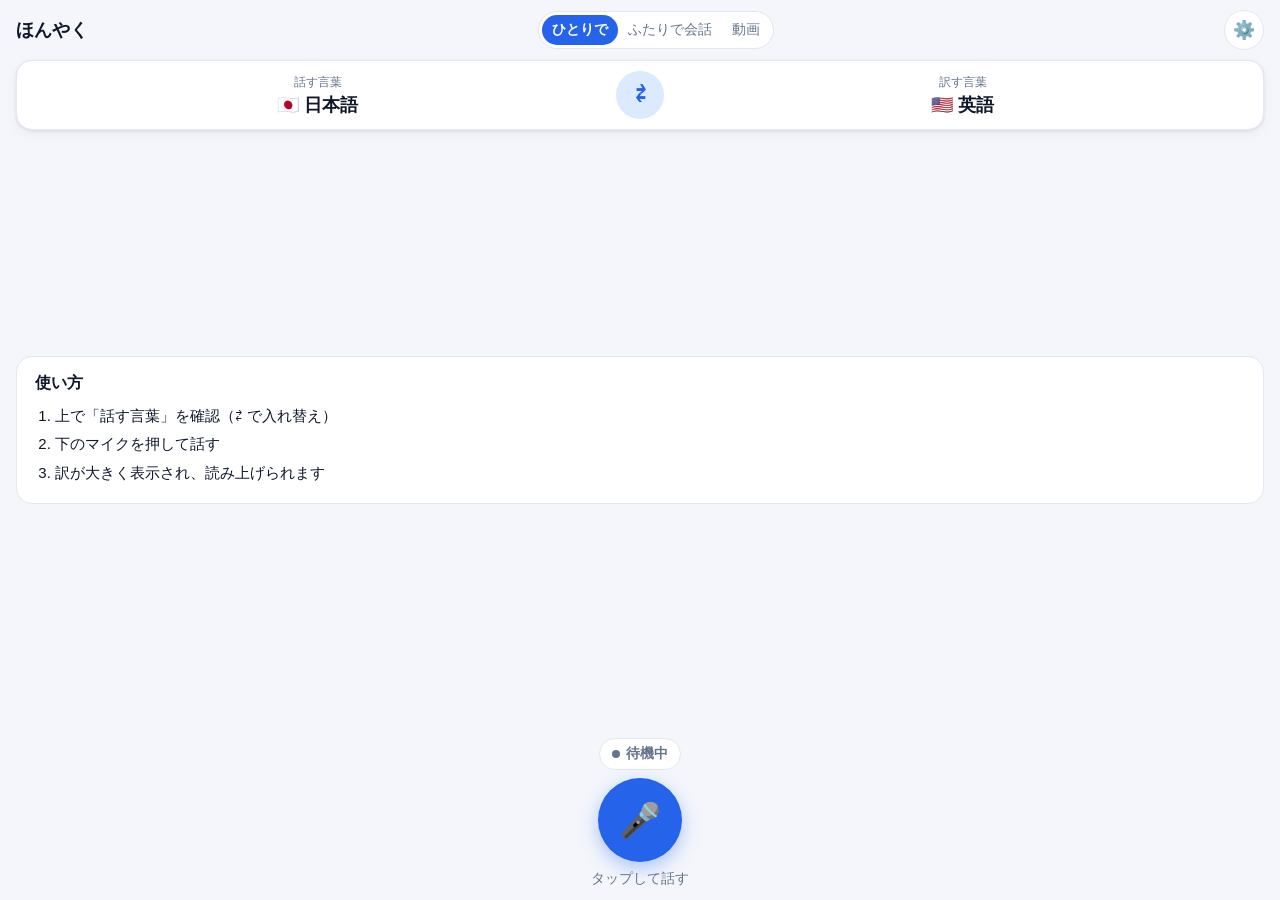
<file: index.html>
<!doctype html>
<html lang="ja">
<head>
<meta charset="utf-8">
<meta name="viewport" content="width=device-width, initial-scale=1, viewport-fit=cover">
<meta name="apple-mobile-web-app-capable" content="yes">
<meta name="apple-mobile-web-app-title" content="ほんやく">
<meta name="theme-color" content="#2563eb">
<link rel="manifest" href="manifest.json">
<link rel="apple-touch-icon" href="icon.svg">
<link rel="stylesheet" href="style.css">
<title>ほんやく</title>
<style>
  body {
    display: flex; flex-direction: column; height: 100dvh;
    padding: env(safe-area-inset-top) 16px 0;
  }
  .direction {
    display: grid; grid-template-columns: 1fr auto 1fr; align-items: center; gap: 8px;
    background: var(--card); border: 1px solid var(--border); border-radius: 16px; padding: 10px; box-shadow: var(--shadow);
  }
  .lang-box { display: flex; flex-direction: column; align-items: center; gap: 2px; }
  .lang-box .label { font-size: 12px; color: var(--muted); }
  .lang-box .name { font-size: 18px; font-weight: 700; }
  .swap {
    width: 48px; height: 48px; border-radius: 50%; border: 0; background: var(--accent-soft); color: var(--accent);
    font-size: 22px; font-weight: 700;
  }
  #log { flex: 1; overflow-y: auto; display: flex; flex-direction: column; gap: 10px; padding: 12px 0; }
  .guide {
    margin: auto 0; background: var(--card); border: 1px solid var(--border); border-radius: 16px; padding: 16px 18px;
  }
  .guide b { font-size: 16px; }
  .guide ol { margin: 8px 0 0; padding-left: 20px; line-height: 1.9; font-size: 15px; }
  .bottom {
    display: flex; flex-direction: column; align-items: center; gap: 8px;
    padding: 8px 0 calc(12px + env(safe-area-inset-bottom));
  }
</style>
</head>
<body>
<header class="top">
  <div class="brand">ほんやく</div>
  <nav class="tabs"><div class="seg"><a class="on" href="./">ひとりで</a><a href="talk.html">ふたりで会話</a><a href="video.html">動画</a></div></nav>
  <button id="settings-btn" class="icon-btn" aria-label="設定">⚙️</button>
</header>

<section class="direction" aria-label="翻訳の向き">
  <div class="lang-box"><span class="label">話す言葉</span><span id="from-name" class="name"></span></div>
  <button id="swap" class="swap" aria-label="話す言葉と訳す言葉を入れ替える">⇄</button>
  <div class="lang-box"><span class="label">訳す言葉</span><span id="to-name" class="name"></span></div>
</section>

<main id="log" aria-live="polite">
  <div class="guide">
    <b>使い方</b>
    <ol>
      <li>上で「話す言葉」を確認（⇄ で入れ替え）</li>
      <li>下のマイクを押して話す</li>
      <li>訳が大きく表示され、読み上げられます</li>
    </ol>
  </div>
</main>

<footer class="bottom">
  <div id="status" class="status">待機中</div>
  <button id="mic" class="mic" aria-label="話し始める">🎤</button>
  <div id="mic-label" class="mic-label">タップして話す</div>
</footer>

<div id="sheet-bg" class="sheet-bg" hidden>
  <div class="sheet" role="dialog" aria-label="設定">
    <h2>設定</h2>
    <label class="switch"><span><b>訳を読み上げる</b></span><input id="tts" type="checkbox" checked></label>
    <label class="field">
      <span>読み上げの速さ</span>
      <select id="rate"></select>
    </label>
    <label class="field">
      <span>周りの音のカット</span>
      <select id="noise"></select>
      <small>周りの声や雑音を拾うときは「強め」に。小さい声が拾われにくくなったら「標準」に戻してください。</small>
    </label>
    <label class="field">
      <span>英語の聞き取り方式</span>
      <select id="accent"></select>
      <small>ふだんは「iPhone標準」が一番速く、話しながら訳が出ます。強いなまりが聞き取れないときだけ「AI」を試してください（話し終わってから訳が出るので遅め、初回はダウンロードあり）。</small>
    </label>
    <button id="sheet-close" class="primary">閉じる</button>
  </div>
</div>

<script src="dictionaries.js"></script>
<script src="core.js"></script>
<script src="whisper.js"></script>
<script>
const SR = window.SpeechRecognition || window.webkitSpeechRecognition;
const log = document.getElementById('log');
const statusEl = document.getElementById('status');
const mic = document.getElementById('mic');
const micLabel = document.getElementById('mic-label');
const LANGS = {
  ja: { rec: 'ja-JP', from: 'ja', to: 'en', voice: 'en-US', name: '🇯🇵 日本語' },
  en: { rec: 'en-US', from: 'en', to: 'ja', voice: 'ja-JP', name: '🇺🇸 英語' },
};
let current = 'ja';
let rec = null;
let listening = false;
let interimEl = null;
let ttsOn = true;
let speaking = 0;
let enMode = getEnMode();
LANGS.en.rec = systemEnLang(enMode);
setupEnModeSelect(document.getElementById('accent'), (mode) => {
  enMode = mode;
  LANGS.en.rec = systemEnLang(mode);
  whisper.setRefine(mode === 'whisper');
  if (isWhisper(mode) && current === 'en') whisper.preload();
  if (listening && current === 'en') { stop(); start(); }
});
let buffer = null;
let handleText = null;
let preview = null;
let previewEl = null;

// Until the AI has loaded, English is heard by the iPhone recognizer so there is no wait.
function useWhisper() { return current === 'en' && isWhisper(enMode) && whisper.ready; }

// The AI finished loading while English was being heard the standard way: switch over between sentences.
function switchToWhisper() {
  if (!listening || current !== 'en' || !useWhisper() || !rec) return;
  if (speaking || buffer?.text()) { setTimeout(switchToWhisper, 1000); return; }
  debugLog('switching to AI listening');
  stop(true);
  start();
}

// kind: idle | listening | working | speaking | loading | error
function setStatus(text, kind = 'idle') {
  statusEl.textContent = text;
  statusEl.className = 'status ' + kind;
}

function listeningStatus() {
  if (!listening) return setStatus('待機中');
  setStatus(LANGS[current].name.split(' ')[1] + 'を聞いています', 'listening');
}

const whisper = createWhisperListener({
  onState(state, info) {
    if (!isWhisper(enMode)) return;
    if (state === 'error') {
      enMode = 'en-US';
      LANGS.en.rec = 'en-US';
      document.getElementById('accent').value = 'en-US';
      if (listening && current === 'en') { stop(); start(); }
      setStatus('AIが使えないため標準の聞き取りに切り替えました', 'error');
      return;
    }
    if (state === 'ready') { switchToWhisper(); return; }
    if (state === 'loading' && listening && current === 'en' && rec && !speaking) {
      setStatus('英語を聞いています（AI準備中 ' + (info || 0) + '%）', 'listening');
      return;
    }
    if (!listening || !useWhisper()) return;
    if (state === 'loading') setStatus('AIを準備中 ' + (info || 0) + '%（初回のみ）', 'loading');
    else if (state === 'listening') { listeningStatus(); clearInterim(); }
    else if (state === 'hearing') showInterim('🎙 …');
    else if (state === 'transcribing') { showInterim('…'); setStatus('聞き取った内容を変換中', 'working'); }
  },
  onResult(text, id) { if (listening && useWhisper()) handleText(text, id); },
  // The accurate model heard something different: fix the line and its translation.
  async onRefine(id, text) {
    const item = itemById[id];
    delete itemById[id];
    if (!item || !differentWords(item.text, text)) return;
    const { shown, query } = prepareText(text, 'en');
    item.el.querySelector('.src').textContent = shown;
    try {
      const t = await translate(query, 'en', 'ja');
      item.el.querySelector('.dst').innerHTML = '';
      item.el.querySelector('.dst').append(t, Object.assign(document.createElement('span'), { className: 'badge', textContent: '修正済み' }));
      item.el.dataset.say = t;
      item.el.classList.add('refined');
    } catch {}
  },
});
// The AI is loaded only once English is chosen, to save memory.
whisper.setRefine(enMode === 'whisper');

function scrollDown() { log.scrollTop = log.scrollHeight; }

function addItem(src, voice) {
  log.querySelector('.guide')?.remove();
  const div = document.createElement('div');
  div.className = 'card';
  div.innerHTML = '<div class="src"></div><div class="dst">…</div><button class="replay" aria-label="もう一度読み上げる">🔊</button>';
  div.querySelector('.src').textContent = src;
  div.querySelector('.replay').onclick = () => { if (div.dataset.say) speak(div.dataset.say, voice, true); };
  log.appendChild(div);
  scrollDown();
  return div;
}

const itemById = {};

// Safari can deliver the final result for words we already translated
// (from the in-progress text) a moment later; don't translate them twice.
let lastFlush = null;
function isLateDuplicate(text) {
  if (!lastFlush || Date.now() - lastFlush.at > 4000) return false;
  const norm = (s) => s.replace(/[\s、。,.!?？！]/g, '').toLowerCase();
  const a = norm(text), b = norm(lastFlush.text);
  return a === b || b.includes(a) || a.includes(b);
}

function showInterim(text) {
  log.querySelector('.guide')?.remove();
  if (!interimEl) {
    interimEl = document.createElement('div');
    interimEl.className = 'card interim';
    interimEl.innerHTML = '<div class="src"></div>';
    log.appendChild(interimEl);
  }
  interimEl.querySelector('.src').textContent = text;
  scrollDown();
}

function clearInterim() { interimEl?.remove(); interimEl = null; previewEl = null; }

function showPreview(text) {
  if (!interimEl) return;
  if (!previewEl) {
    previewEl = document.createElement('div');
    previewEl.className = 'dst';
    interimEl.appendChild(previewEl);
  }
  previewEl.textContent = text;
  scrollDown();
}

function speak(text, lang, force) {
  if ((!ttsOn && !force) || !window.speechSynthesis) return;
  const u = new SpeechSynthesisUtterance(text);
  pickVoice(u, lang);
  // Pause the mic while speaking so the app doesn't hear its own voice.
  speaking++;
  rec?.abort();
  whisper.stop();
  if (listening) setStatus('読み上げ中', 'speaking');
  const done = () => {
    speaking = Math.max(0, speaking - 1);
    if (speaking || !listening) return;
    listeningStatus();
    if (useWhisper()) whisper.start();
    else { try { rec.start(); } catch {} }
  };
  u.onend = done;
  u.onerror = done;
  speechSynthesis.speak(u);
}

function renderDirection() {
  document.getElementById('from-name').textContent = LANGS[current].name;
  document.getElementById('to-name').textContent = LANGS[LANGS[current].to].name;
}

function setMicUi(on) {
  mic.classList.toggle('rec', on);
  mic.textContent = on ? '■' : '🎤';
  mic.setAttribute('aria-label', on ? '止める' : '話し始める');
  micLabel.textContent = on ? 'タップして止める' : 'タップして話す';
}

function start() {
  const { from, to, voice } = LANGS[current];
  handleText = (text, id) => {
    preview?.cancel();
    clearInterim();
    // Drop Safari's late final result for these same words.
    lastFlush = { text, at: Date.now() };
    if (rec) rec.abort();
    if (isNoiseText(text)) { debugLog('ignored as noise: ' + text); listeningStatus(); return; }
    const { shown, query } = prepareText(text, from);
    const item = addItem(shown, voice);
    const dst = item.querySelector('.dst');
    if (id !== undefined) itemById[id] = { text, el: item };
    setStatus('翻訳中', 'working');
    translate(query, from, to)
      .then(t => { dst.textContent = t; item.dataset.say = t; scrollDown(); listeningStatus(); speak(t, voice); })
      .catch(err => { dst.textContent = '（翻訳できませんでした）'; debugLog('translate error: ' + err.message, true); listeningStatus(); });
  };
  if (current === 'en' && isWhisper(enMode)) whisper.preload();
  if (useWhisper()) {
    listening = true;
    setMicUi(true);
    listeningStatus();
    whisper.start();
    return;
  }
  if (!SR) { setStatus('iPhoneのSafariで開いてください', 'error'); return; }
  rec = new SR();
  rec.lang = LANGS[current].rec;
  rec.interimResults = true;
  rec.continuous = true;
  buffer?.clear();
  // On a pause, ask Safari to finish so we get its more accurate final text.
  buffer = makeSentenceBuffer(handleText, () => { try { rec?.stop(); } catch {} });
  preview?.cancel();
  preview = makeLivePreview(from, to, (t) => showPreview(t));

  rec.onresult = (e) => {
    let interim = '';
    for (let i = e.resultIndex; i < e.results.length; i++) {
      const r = e.results[i];
      const text = r[0].transcript.trim();
      if (r.isFinal) {
        if (isNoiseResult(r[0])) { debugLog('ignored as noise (low confidence): ' + text); buffer.drop(); }
        else if (text && !isLateDuplicate(text)) buffer.final(text, from);
      } else {
        interim += text;
      }
    }
    if (interim) buffer.interim(interim, from);
    const shownNow = buffer.text();
    if (shownNow) {
      showInterim(shownNow);
      preview.update(normalizeSpeech(shownNow, from));
    } else { preview.cancel(); clearInterim(); }
  };
  rec.onerror = (e) => {
    if (e.error === 'not-allowed') {
      setStatus('マイクが許可されていません（設定 → Safari → マイク、Siriをオン）', 'error');
      stop(true);
    } else if (e.error !== 'no-speech' && e.error !== 'aborted') {
      setStatus('聞き取りエラー：' + e.error, 'error');
      debugLog('recognition error: ' + e.error, true);
    }
  };
  // Safari stops recognition after a pause, so restart while still listening.
  const r = rec;
  rec.onend = () => {
    buffer.rearm();
    if (rec === r && listening && !speaking) { try { rec.start(); } catch {} }
  };

  listening = true;
  rec.start();
  setMicUi(true);
  listeningStatus();
}

function stop(keepStatus) {
  listening = false;
  speaking = 0;
  buffer?.clear();
  preview?.cancel();
  window.speechSynthesis?.cancel();
  rec?.stop();
  rec = null;
  whisper.stop();
  clearInterim();
  setMicUi(false);
  if (!keepStatus) setStatus('待機中');
}

mic.onclick = () => {
  // iOS only allows speech output after a tap, so unlock it here.
  if (!listening && ttsOn) unlockSpeech();
  whisper.prime();
  listening ? stop() : start();
};

document.getElementById('swap').onclick = () => {
  current = LANGS[current].to;
  renderDirection();
  if (useWhisper()) whisper.preload();
  if (listening) { stop(); start(); }
};

const sheetBg = document.getElementById('sheet-bg');
document.getElementById('settings-btn').onclick = () => { sheetBg.hidden = false; };
document.getElementById('sheet-close').onclick = () => { sheetBg.hidden = true; };
sheetBg.onclick = (e) => { if (e.target === sheetBg) sheetBg.hidden = true; };
document.getElementById('tts').onchange = (e) => {
  ttsOn = e.target.checked;
  if (!ttsOn) window.speechSynthesis?.cancel();
};

setupRateSelect(document.getElementById('rate'));
setupNoiseSelect(document.getElementById('noise'));
renderDirection();
</script>
</body>
</html>
</file>
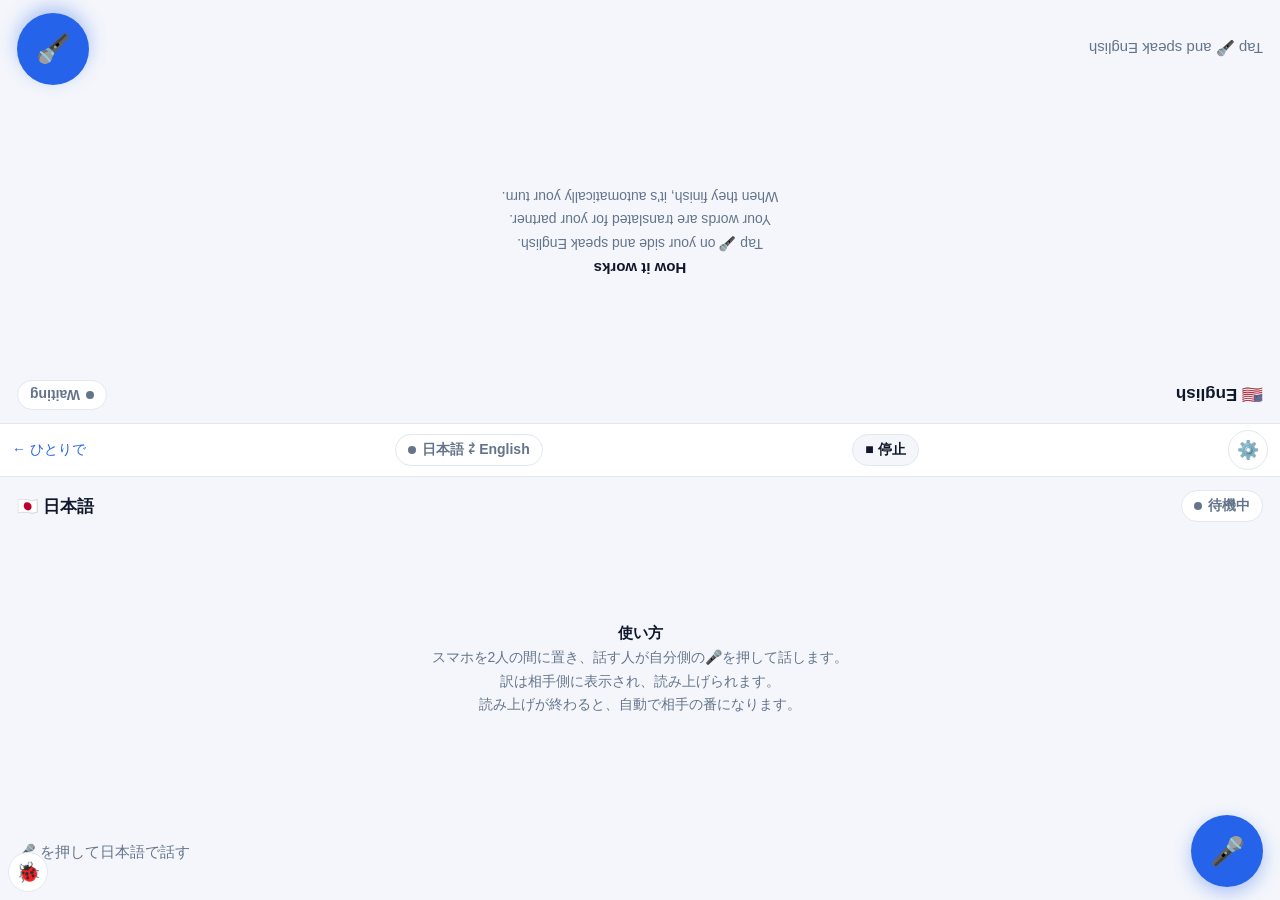
<file: talk.html>
<!doctype html>
<html lang="ja">
<head>
<meta charset="utf-8">
<meta name="viewport" content="width=device-width, initial-scale=1, viewport-fit=cover">
<meta name="apple-mobile-web-app-capable" content="yes">
<meta name="apple-mobile-web-app-title" content="ほんやく">
<meta name="theme-color" content="#2563eb">
<link rel="manifest" href="manifest.json">
<link rel="apple-touch-icon" href="icon.svg">
<link rel="stylesheet" href="style.css">
<title>ふたりで会話</title>
<style>
  body { display: flex; flex-direction: column; height: 100dvh; padding: env(safe-area-inset-top) 0 env(safe-area-inset-bottom); }
  .side {
    flex: 1; min-height: 0; display: flex; flex-direction: column; gap: 8px; padding: 10px 14px;
    border: 3px solid transparent; transition: border-color .2s, background .2s;
  }
  .side.turn { border-color: var(--rec); background: color-mix(in srgb, var(--rec-soft) 35%, var(--bg)); }
  /* The English speaker sits across the table, so their half is upside down. */
  .side.en { transform: rotate(180deg); }
  .side-head { display: flex; align-items: center; justify-content: space-between; gap: 8px; }
  .flag { font-size: 17px; font-weight: 700; }
  .log { flex: 1; overflow-y: auto; display: flex; flex-direction: column; gap: 8px; padding: 2px; }
  .guide { margin: auto 0; color: var(--muted); font-size: 14px; line-height: 1.7; text-align: center; }
  .guide b { color: var(--text); font-size: 15px; }
  /* What I said: small bubble. What my partner said: big translated card. */
  .mine {
    align-self: flex-end; max-width: 85%; background: var(--accent-soft); color: var(--text);
    border-radius: 14px 14px 4px 14px; padding: 6px 10px; font-size: 14px;
  }
  .mine.interim { opacity: .7; font-style: italic; }
  .card .dst { font-size: 24px; }
  .bar { display: flex; align-items: center; gap: 12px; }
  .hint { flex: 1; font-size: 15px; color: var(--muted); line-height: 1.4; }
  .side.turn .hint { color: var(--rec); font-weight: 700; }
  .mic { width: 72px; height: 72px; font-size: 28px; }
  .middle {
    display: flex; align-items: center; justify-content: space-between; gap: 8px; padding: 6px 12px;
    border-top: 1px solid var(--border); border-bottom: 1px solid var(--border); background: var(--card);
  }
  .middle a { color: var(--accent); text-decoration: none; font-size: 14px; white-space: nowrap; }
  .stop-btn {
    border: 1px solid var(--border); background: var(--bg); border-radius: 999px; padding: 6px 12px; font-size: 14px; font-weight: 600;
  }
</style>
</head>
<body>
<section class="side en" id="side-en" lang="en">
  <div class="side-head"><span class="flag">🇺🇸 English</span><span class="status state">Waiting</span></div>
  <div class="log">
    <div class="guide"><b>How it works</b><br>Tap 🎤 on your side and speak English.<br>Your words are translated for your partner.<br>When they finish, it's automatically your turn.</div>
  </div>
  <div class="bar">
    <div class="hint"></div>
    <button class="mic" aria-label="Speak English">🎤</button>
  </div>
</section>

<div class="middle">
  <a href="./">← ひとりで</a>
  <span id="status" class="status">日本語 ⇄ English</span>
  <button id="stop" class="stop-btn">■ 停止</button>
  <button id="settings-btn" class="icon-btn" aria-label="設定">⚙️</button>
</div>

<section class="side ja" id="side-ja">
  <div class="side-head"><span class="flag">🇯🇵 日本語</span><span class="status state">待機中</span></div>
  <div class="log">
    <div class="guide"><b>使い方</b><br>スマホを2人の間に置き、話す人が自分側の🎤を押して話します。<br>訳は相手側に表示され、読み上げられます。<br>読み上げが終わると、自動で相手の番になります。</div>
  </div>
  <div class="bar">
    <div class="hint"></div>
    <button class="mic" aria-label="日本語で話す">🎤</button>
  </div>
</section>

<div id="sheet-bg" class="sheet-bg" hidden>
  <div class="sheet" role="dialog" aria-label="設定">
    <h2>設定</h2>
    <label class="switch"><span><b>訳を読み上げる</b></span><input id="tts" type="checkbox" checked></label>
    <label class="field">
      <span>読み上げの速さ</span>
      <select id="rate"></select>
    </label>
    <label class="field">
      <span>周りの音のカット</span>
      <select id="noise"></select>
      <small>周りの声や雑音を拾うときは「強め」に。小さい声が拾われにくくなったら「標準」に戻してください。</small>
    </label>
    <label class="field">
      <span>英語の聞き取り方式</span>
      <select id="accent"></select>
      <small>ふだんは「iPhone標準」が一番速く、話しながら訳が出ます。強いなまりが聞き取れないときだけ「AI」を試してください（話し終わってから訳が出るので遅め）。</small>
    </label>
    <button id="sheet-close" class="primary">閉じる</button>
  </div>
</div>

<script src="dictionaries.js"></script>
<script src="core.js"></script>
<script src="whisper.js"></script>
<script>
const SR = window.SpeechRecognition || window.webkitSpeechRecognition;
const SIDES = {
  ja: { rec: 'ja-JP', voice: 'ja-JP', other: 'en', el: document.getElementById('side-ja'),
        text: { idle: '🎤 を押して日本語で話す', turn: 'どうぞ、日本語で話してください', wait: '相手が話しています',
                stIdle: '待機中', stTurn: 'あなたの番', stWait: '相手の番', stWork: '翻訳中', stSpeak: '読み上げ中', stLoad: 'AI準備中' } },
  en: { rec: 'en-US', voice: 'en-US', other: 'ja', el: document.getElementById('side-en'),
        text: { idle: 'Tap 🎤 and speak English', turn: 'Your turn — speak English', wait: 'Your partner is speaking',
                stIdle: 'Waiting', stTurn: 'Your turn', stWait: "Partner's turn", stWork: 'Translating', stSpeak: 'Speaking', stLoad: 'Loading AI' } },
};
const statusEl = document.getElementById('status');
let turn = null;      // 'ja' | 'en' | null (stopped)
let rec = null;
let busy = false;     // translating or speaking: mic is paused
let phase = 'idle';   // idle | turn | work | speak | load
let ttsOn = true;
let interimEls = {};
let preview = null;
const buffer = makeSentenceBuffer((text, lang) => {
  preview?.cancel();
  clearInterim();
  if (isNoiseText(text)) { debugLog('ignored as noise: ' + text); return; }
  if (!busy && turn) handleFinal(lang === 'ja' && looksEnglish(text) ? 'en' : lang, text);
}, () => { try { rec?.stop(); } catch {} });  // on a pause, ask Safari for its more accurate final text
let enMode = getEnMode();
SIDES.en.rec = systemEnLang(enMode);
setupEnModeSelect(document.getElementById('accent'), (mode) => {
  enMode = mode;
  SIDES.en.rec = systemEnLang(mode);
  whisper.setRefine(mode === 'whisper');
  if (isWhisper(mode)) whisper.preload();
  if (turn === 'en' && !busy) listen();
});

const whisper = createWhisperListener({
  onState(state, info) {
    if (!isWhisper(enMode)) return;
    if (state === 'error') {
      // Fall back to the iPhone recognizer so the conversation can go on.
      setStatus('AIが使えないため標準の聞き取りに切り替えました', 'error');
      enMode = 'en-US';
      SIDES.en.rec = 'en-US';
      document.getElementById('accent').value = 'en-US';
      if (turn === 'en' && !busy) listen();
      return;
    }
    if (turn !== 'en' || busy) return;
    if (state === 'ready') {
      // Switch to the AI between sentences.
      const sw = () => { if (turn === 'en' && !busy && rec && whisper.ready) { if (buffer.text()) setTimeout(sw, 1000); else { debugLog('switching to AI listening'); listen(); } } };
      sw();
      return;
    }
    if (state === 'loading' && rec) { SIDES.en.el.querySelector('.hint').textContent = 'Your turn — speak English (AI loading ' + (info || 0) + '%)'; return; }
    if (state === 'loading') { setPhase('load'); SIDES.en.el.querySelector('.hint').textContent = 'Getting the AI ready… ' + (info || 0) + '% (first time only)'; }
    else if (state === 'listening') { setPhase('turn'); clearInterim(); }
    else if (state === 'hearing') showInterim('en', '🎙 …');
    else if (state === 'transcribing') showInterim('en', '…');
  },
  onResult(text, id) {
    if (!busy && turn === 'en') handleFinal('en', text, id);
  },
  // The accurate model heard something different: fix the message and its translation.
  async onRefine(id, text) {
    const sent = sentById[id];
    delete sentById[id];
    if (!sent || !differentWords(sent.text, text)) return;
    const { shown, query } = prepareText(text, 'en');
    sent.mine.textContent = shown;
    try {
      const t = await translate(query, 'en', 'ja');
      const dst = sent.out.querySelector('.dst');
      dst.innerHTML = '';
      dst.append(t, Object.assign(document.createElement('span'), { className: 'badge', textContent: '修正済み' }));
      sent.out.dataset.say = t;
      sent.out.classList.add('refined');
    } catch {}
  },
});
// The AI is loaded when the conversation starts, not when the page opens, to save memory.
whisper.setRefine(enMode === 'whisper');

function setStatus(text, kind = 'idle') {
  statusEl.textContent = text;
  statusEl.className = 'status ' + kind;
}

function logOf(lang) { return SIDES[lang].el.querySelector('.log'); }

function scrollDown(lang) { logOf(lang).scrollTop = logOf(lang).scrollHeight; }

// What this side's speaker said.
function addMine(lang, text) {
  logOf(lang).querySelector('.guide')?.remove();
  const div = document.createElement('div');
  div.className = 'mine';
  div.textContent = text;
  logOf(lang).appendChild(div);
  scrollDown(lang);
  return div;
}

// The partner's words, translated into this side's language.
function addTranslation(lang) {
  logOf(lang).querySelector('.guide')?.remove();
  const div = document.createElement('div');
  div.className = 'card';
  div.innerHTML = '<div class="dst">…</div><button class="replay" aria-label="replay">🔊</button>';
  div.querySelector('.replay').onclick = () => {
    if (!div.dataset.say || !window.speechSynthesis) return;
    const u = new SpeechSynthesisUtterance(div.dataset.say);
    pickVoice(u, SIDES[lang].voice);
    speechSynthesis.speak(u);
  };
  logOf(lang).appendChild(div);
  scrollDown(lang);
  return div;
}

function showInterim(lang, text, mine = true) {
  if (!interimEls[lang]) {
    logOf(lang).querySelector('.guide')?.remove();
    const el = document.createElement('div');
    el.className = mine ? 'mine interim' : 'card interim';
    if (!mine) el.innerHTML = '<div class="dst"></div>';
    logOf(lang).appendChild(el);
    interimEls[lang] = el;
  }
  (mine ? interimEls[lang] : interimEls[lang].querySelector('.dst')).textContent = text;
  scrollDown(lang);
}

function clearInterim() {
  for (const el of Object.values(interimEls)) el.remove();
  interimEls = {};
}

function setPhase(p) { phase = p; render(); }

function render() {
  for (const [lang, s] of Object.entries(SIDES)) {
    const t = s.text;
    const mine = turn === lang;
    s.el.classList.toggle('turn', mine && phase === 'turn');
    s.el.querySelector('.mic').textContent = mine ? '■' : '🎤';
    s.el.querySelector('.mic').classList.toggle('rec', mine && phase === 'turn');
    const hint = s.el.querySelector('.hint');
    const st = s.el.querySelector('.state');
    let label = t.stIdle, kind = 'idle';
    if (!turn) hint.textContent = t.idle;
    else if (phase === 'work') { label = t.stWork; kind = 'working'; hint.textContent = ''; }
    else if (phase === 'speak') { label = t.stSpeak; kind = 'speaking'; hint.textContent = ''; }
    else if (mine && phase === 'load') { label = t.stLoad; kind = 'loading'; }
    else if (mine) { label = t.stTurn; kind = 'listening'; hint.textContent = t.turn; }
    else { label = t.stWait; hint.textContent = t.wait; }
    st.textContent = label;
    st.className = 'status state ' + kind;
  }
  if (!statusEl.classList.contains('error')) {
    setStatus(turn ? (turn === 'ja' ? '日本語 → English' : 'English → 日本語') : '日本語 ⇄ English', turn ? 'working' : 'idle');
  }
}

// The Japanese recognizer writes English speech in Latin letters, so if the
// Japanese side hears mostly Latin letters, treat it as English.
function looksEnglish(text) {
  const letters = text.replace(/[\s\d.,!?'-]/g, '');
  if (!letters) return false;
  const latin = (letters.match(/[A-Za-z]/g) || []).length;
  return latin / letters.length > 0.6;
}

function listen() {
  if (!turn) return;
  rec?.abort();
  rec = null;
  whisper.stop();
  const lang = turn;
  preview?.cancel();
  setPhase('turn');
  if (lang === 'en' && isWhisper(enMode)) {
    // Until the AI has loaded, the iPhone recognizer listens so there is no wait.
    if (whisper.ready) { whisper.start(); return; }
    whisper.preload();
  }
  const other = SIDES[lang].other;
  preview = makeLivePreview(lang, other, (t) => { if (!busy && turn === lang) showInterim(other, t, false); });
  const r = rec = new SR();
  rec.lang = SIDES[lang].rec;
  rec.interimResults = true;
  rec.continuous = true;
  rec.onresult = (e) => {
    if (busy || turn !== lang) return;
    let interim = '';
    for (let i = e.resultIndex; i < e.results.length; i++) {
      const r = e.results[i];
      const text = r[0].transcript.trim();
      if (r.isFinal) {
        if (isNoiseResult(r[0])) { debugLog('ignored as noise (low confidence): ' + text); buffer.drop(); }
        else if (text) buffer.final(text, lang);
      } else {
        interim += text;
      }
    }
    if (interim) buffer.interim(interim, lang);
    const shown = buffer.text();
    if (shown) {
      showInterim(lang, shown);
      preview.update(normalizeSpeech(shown, lang));
    } else { preview.cancel(); clearInterim(); }
  };
  rec.onerror = (e) => {
    if (e.error !== 'no-speech' && e.error !== 'aborted') debugLog('recognition error (' + lang + '): ' + e.error, true);
    if (e.error === 'not-allowed') {
      stopAll();
      setStatus('マイクが許可されていません', 'error');
    }
  };
  // Safari stops recognition after a pause, so restart while it's still this side's turn.
  rec.onend = () => {
    buffer.rearm();
    if (rec === r && turn === lang && !busy) { try { r.start(); } catch {} }
  };
  try { rec.start(); } catch {}
}

const sentById = {};

async function handleFinal(from, text, id) {
  const to = SIDES[from].other;
  busy = true;
  rec?.abort();
  whisper.stop();
  clearInterim();
  setPhase('work');
  const { shown, query } = prepareText(text, from);
  const mine = addMine(from, shown);
  const out = addTranslation(to);
  if (id !== undefined) sentById[id] = { text, mine, out };
  let translated = '';
  try {
    translated = await translate(query, from, to);
    out.querySelector('.dst').textContent = translated;
    out.dataset.say = translated;
    scrollDown(to);
  } catch (err) {
    out.querySelector('.dst').textContent = to === 'en' ? '(Could not translate)' : '（翻訳できませんでした）';
    debugLog('translate error: ' + err.message, true);
  }
  if (!turn) { busy = false; return; }
  // Hand the turn to the listener once the translation has been read out.
  const next = () => {
    busy = false;
    if (!turn) return;
    turn = to;
    listen();
  };
  if (!translated || !ttsOn || !window.speechSynthesis) return next();
  setPhase('speak');
  const u = new SpeechSynthesisUtterance(translated);
  pickVoice(u, SIDES[to].voice);
  u.onend = next;
  u.onerror = next;
  speechSynthesis.speak(u);
}

function stopAll() {
  turn = null;
  buffer.clear();
  preview?.cancel();
  busy = false;
  rec?.abort();
  rec = null;
  whisper.stop();
  window.speechSynthesis?.cancel();
  clearInterim();
  setStatus('日本語 ⇄ English');
  setPhase('idle');
}

for (const lang of ['ja', 'en']) {
  SIDES[lang].el.querySelector('.mic').onclick = () => {
    if (!SR) { setStatus('iPhoneのSafariで開いてください', 'error'); return; }
    if (turn === lang) return stopAll();
    unlockSpeech();
    whisper.prime();
    if (isWhisper(enMode)) whisper.preload();
    window.speechSynthesis?.cancel();
    busy = false;
    buffer.clear();
    clearInterim();
    setStatus('');
    turn = lang;
    listen();
  };
}
document.getElementById('stop').onclick = stopAll;

const sheetBg = document.getElementById('sheet-bg');
document.getElementById('settings-btn').onclick = () => { sheetBg.hidden = false; };
document.getElementById('sheet-close').onclick = () => { sheetBg.hidden = true; };
sheetBg.onclick = (e) => { if (e.target === sheetBg) sheetBg.hidden = true; };
document.getElementById('tts').onchange = (e) => {
  ttsOn = e.target.checked;
  if (!ttsOn) window.speechSynthesis?.cancel();
};
setupRateSelect(document.getElementById('rate'));
setupNoiseSelect(document.getElementById('noise'));
render();
</script>
</body>
</html>
</file>
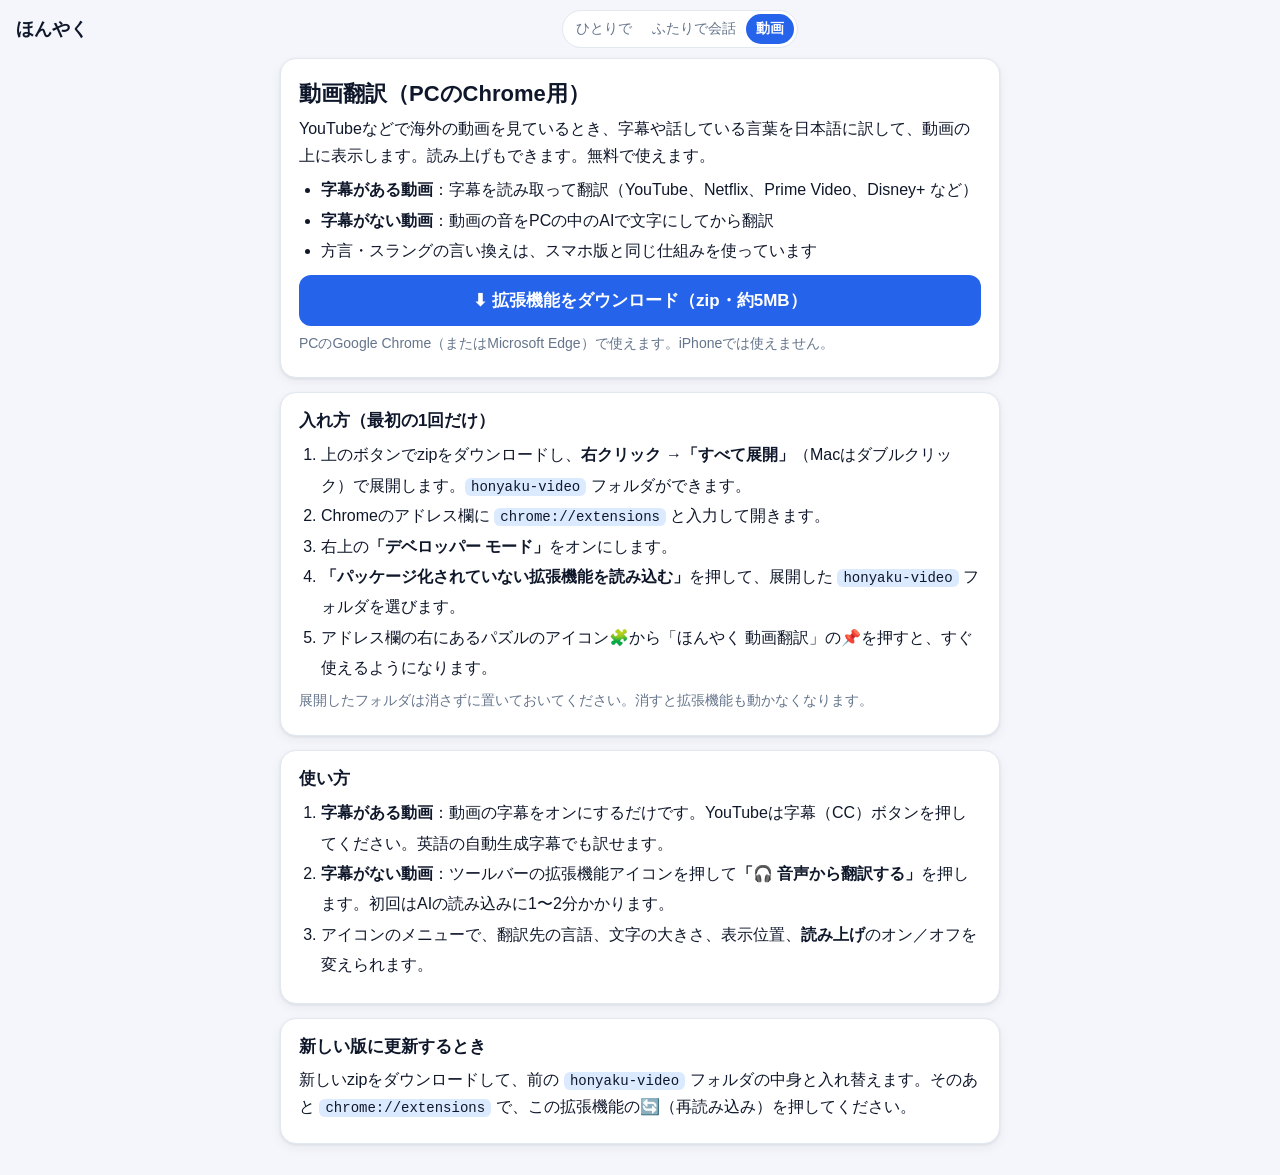
<file: video.html>
<!doctype html>
<html lang="ja">
<head>
<meta charset="utf-8">
<meta name="viewport" content="width=device-width, initial-scale=1, viewport-fit=cover">
<meta name="theme-color" content="#2563eb">
<link rel="icon" href="icon.svg">
<link rel="stylesheet" href="style.css">
<title>ほんやく 動画翻訳</title>
<style>
  body { padding: env(safe-area-inset-top) 16px 32px; height: auto; }
  main { max-width: 720px; margin: 0 auto; display: flex; flex-direction: column; gap: 14px; }
  .card { background: var(--card); border: 1px solid var(--border); border-radius: 16px; padding: 16px 18px; box-shadow: var(--shadow); }
  h1 { font-size: 22px; margin: 4px 0 0; }
  h2 { font-size: 17px; margin: 0 0 8px; }
  p { margin: 6px 0; line-height: 1.7; }
  ol, ul { margin: 6px 0; padding-left: 22px; line-height: 1.9; }
  .dl { display: block; text-align: center; background: var(--accent); color: #fff; font-weight: 700; font-size: 17px;
    padding: 14px; border-radius: 12px; text-decoration: none; margin-top: 8px; }
  code { background: var(--accent-soft); padding: 1px 6px; border-radius: 6px; font-size: 14px; }
  .muted { color: var(--muted); font-size: 14px; }
</style>
</head>
<body>
<header class="top">
  <div class="brand">ほんやく</div>
  <nav class="tabs"><div class="seg"><a href="./">ひとりで</a><a href="talk.html">ふたりで会話</a><a class="on" href="video.html">動画</a></div></nav>
</header>
<main>
  <div class="card">
    <h1>動画翻訳（PCのChrome用）</h1>
    <p>YouTubeなどで海外の動画を見ているとき、字幕や話している言葉を日本語に訳して、動画の上に表示します。読み上げもできます。無料で使えます。</p>
    <ul>
      <li><b>字幕がある動画</b>：字幕を読み取って翻訳（YouTube、Netflix、Prime Video、Disney+ など）</li>
      <li><b>字幕がない動画</b>：動画の音をPCの中のAIで文字にしてから翻訳</li>
      <li>方言・スラングの言い換えは、スマホ版と同じ仕組みを使っています</li>
    </ul>
    <a class="dl" href="honyaku-video.zip" download>⬇ 拡張機能をダウンロード（zip・約5MB）</a>
    <p class="muted">PCのGoogle Chrome（またはMicrosoft Edge）で使えます。iPhoneでは使えません。</p>
  </div>

  <div class="card">
    <h2>入れ方（最初の1回だけ）</h2>
    <ol>
      <li>上のボタンでzipをダウンロードし、<b>右クリック →「すべて展開」</b>（Macはダブルクリック）で展開します。<code>honyaku-video</code> フォルダができます。</li>
      <li>Chromeのアドレス欄に <code>chrome://extensions</code> と入力して開きます。</li>
      <li>右上の<b>「デベロッパー モード」</b>をオンにします。</li>
      <li><b>「パッケージ化されていない拡張機能を読み込む」</b>を押して、展開した <code>honyaku-video</code> フォルダを選びます。</li>
      <li>アドレス欄の右にあるパズルのアイコン🧩から「ほんやく 動画翻訳」の📌を押すと、すぐ使えるようになります。</li>
    </ol>
    <p class="muted">展開したフォルダは消さずに置いておいてください。消すと拡張機能も動かなくなります。</p>
  </div>

  <div class="card">
    <h2>使い方</h2>
    <ol>
      <li><b>字幕がある動画</b>：動画の字幕をオンにするだけです。YouTubeは字幕（CC）ボタンを押してください。英語の自動生成字幕でも訳せます。</li>
      <li><b>字幕がない動画</b>：ツールバーの拡張機能アイコンを押して<b>「🎧 音声から翻訳する」</b>を押します。初回はAIの読み込みに1〜2分かかります。</li>
      <li>アイコンのメニューで、翻訳先の言語、文字の大きさ、表示位置、<b>読み上げ</b>のオン／オフを変えられます。</li>
    </ol>
  </div>

  <div class="card">
    <h2>新しい版に更新するとき</h2>
    <p>新しいzipをダウンロードして、前の <code>honyaku-video</code> フォルダの中身と入れ替えます。そのあと <code>chrome://extensions</code> で、この拡張機能の🔄（再読み込み）を押してください。</p>
  </div>
</main>
</body>
</html>
</file>
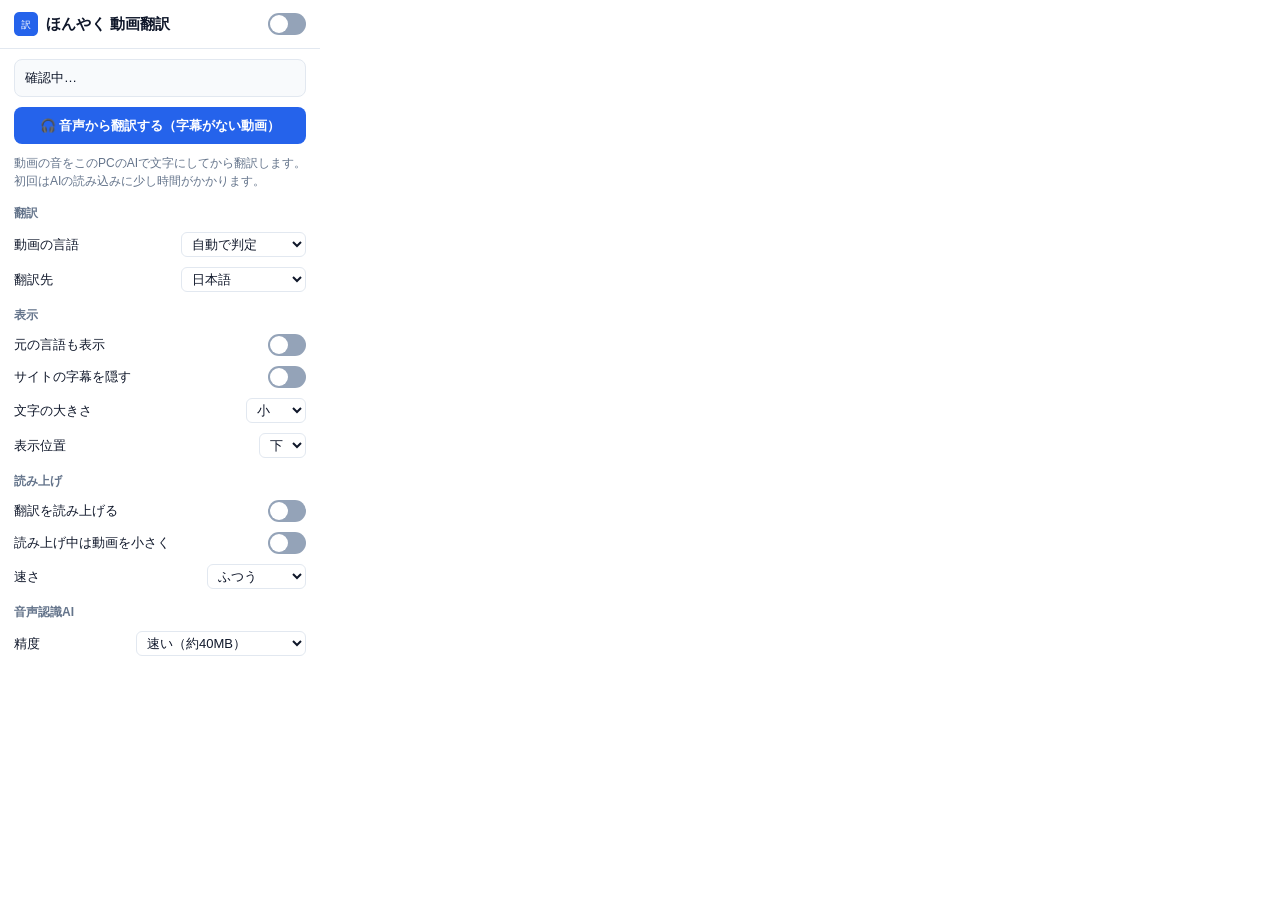
<file: extension/popup.html>
<!doctype html>
<html lang="ja">
<head>
<meta charset="utf-8">
<title>ほんやく 動画翻訳</title>
<style>
  :root { --bg: #fff; --fg: #0f172a; --sub: #64748b; --line: #e2e8f0; --acc: #2563eb; --card: #f8fafc; }
  @media (prefers-color-scheme: dark) { :root { --bg: #111827; --fg: #f1f5f9; --sub: #94a3b8; --line: #334155; --acc: #60a5fa; --card: #1f2937; } }
  body { margin: 0; width: 320px; background: var(--bg); color: var(--fg); font: 13px/1.5 "Hiragino Sans", "Yu Gothic UI", "Meiryo", sans-serif; }
  header { display: flex; align-items: center; gap: 8px; padding: 12px 14px; border-bottom: 1px solid var(--line); }
  header img { width: 24px; height: 24px; }
  header b { flex: 1; font-size: 15px; }
  main { padding: 10px 14px 14px; display: flex; flex-direction: column; gap: 10px; }
  .status { background: var(--card); border: 1px solid var(--line); border-radius: 8px; padding: 8px 10px; }
  .status small { color: var(--sub); display: block; }
  .row { display: flex; align-items: center; justify-content: space-between; gap: 8px; }
  select { font: inherit; padding: 3px 6px; border-radius: 6px; border: 1px solid var(--line); background: var(--bg); color: var(--fg); max-width: 170px; }
  button.big { font: inherit; font-weight: 600; padding: 9px; border-radius: 8px; border: 0; background: var(--acc); color: #fff; cursor: pointer; }
  button.big.on { background: #dc2626; }
  h2 { font-size: 12px; color: var(--sub); margin: 4px 0 0; font-weight: 600; }
  .switch { position: relative; width: 38px; height: 22px; flex: none; }
  .switch input { opacity: 0; width: 0; height: 0; }
  .switch span { position: absolute; inset: 0; background: #94a3b8; border-radius: 11px; transition: .15s; cursor: pointer; }
  .switch span::after { content: ""; position: absolute; width: 18px; height: 18px; left: 2px; top: 2px; background: #fff; border-radius: 50%; transition: .15s; }
  .switch input:checked + span { background: var(--acc); }
  .switch input:checked + span::after { transform: translateX(16px); }
  .hint { color: var(--sub); font-size: 12px; margin: 0; }
</style>
</head>
<body>
<header>
  <img src="icons/48.png" alt="">
  <b>ほんやく 動画翻訳</b>
  <label class="switch" title="字幕の翻訳 オン／オフ"><input type="checkbox" id="enabled"><span></span></label>
</header>
<main>
  <div class="status" id="status">確認中…</div>

  <button class="big" id="audio">🎧 音声から翻訳する（字幕がない動画）</button>
  <p class="hint" id="audio-hint">動画の音をこのPCのAIで文字にしてから翻訳します。初回はAIの読み込みに少し時間がかかります。</p>

  <h2>翻訳</h2>
  <div class="row">動画の言語<select id="source"></select></div>
  <div class="row">翻訳先<select id="target"></select></div>

  <h2>表示</h2>
  <div class="row">元の言語も表示<label class="switch"><input type="checkbox" id="showOriginal"><span></span></label></div>
  <div class="row">サイトの字幕を隠す<label class="switch"><input type="checkbox" id="hideSite"><span></span></label></div>
  <div class="row">文字の大きさ<select id="size"><option value="s">小</option><option value="m">中</option><option value="l">大</option><option value="xl">特大</option></select></div>
  <div class="row">表示位置<select id="pos"><option value="bottom">下</option><option value="top">上</option></select></div>

  <h2>読み上げ</h2>
  <div class="row">翻訳を読み上げる<label class="switch"><input type="checkbox" id="speak"><span></span></label></div>
  <div class="row">読み上げ中は動画を小さく<label class="switch"><input type="checkbox" id="duck"><span></span></label></div>
  <div class="row">速さ<select id="rate"><option value="1">ふつう</option><option value="1.2">少し速め</option><option value="1.5">速め</option><option value="1.8">とても速め</option></select></div>

  <h2>音声認識AI</h2>
  <div class="row">精度<select id="model"><option value="tiny">速い（約40MB）</option><option value="base">標準（約80MB）</option><option value="small">正確・重い（約250MB）</option></select></div>
</main>
<script src="text.js"></script>
<script src="popup.js"></script>
</body>
</html>
</file>
<file: style.css>
/* Shared look for both screens. */
:root {
  --bg: #f4f6fb; --card: #ffffff; --text: #0f172a; --muted: #64748b; --border: #e2e8f0;
  --accent: #2563eb; --accent-soft: #dbeafe; --rec: #dc2626; --rec-soft: #fee2e2;
  --ok: #059669; --ok-soft: #d1fae5; --warn: #b45309; --warn-soft: #fef3c7;
  --shadow: 0 1px 3px rgba(15, 23, 42, .08), 0 4px 12px rgba(15, 23, 42, .05);
}
@media (prefers-color-scheme: dark) {
  :root {
    --bg: #0b1120; --card: #131c2e; --text: #f1f5f9; --muted: #94a3b8; --border: #243047;
    --accent: #3b82f6; --accent-soft: #1e3a8a; --rec: #ef4444; --rec-soft: #4c1d1d;
    --ok: #34d399; --ok-soft: #064e3b; --warn: #fbbf24; --warn-soft: #451a03;
    --shadow: none;
  }
}
* { box-sizing: border-box; -webkit-tap-highlight-color: transparent; }
html, body { margin: 0; height: 100%; }
body {
  background: var(--bg); color: var(--text);
  font-family: -apple-system, BlinkMacSystemFont, "Hiragino Sans", "Hiragino Kaku Gothic ProN", sans-serif;
  -webkit-text-size-adjust: 100%;
}
button, select { font: inherit; color: inherit; }
button { cursor: pointer; }

/* Top bar with the two screens as tabs */
.top { display: flex; align-items: center; gap: 8px; padding: 10px 0; }
.brand { font-weight: 700; font-size: 18px; white-space: nowrap; }
.tabs { flex: 1; display: flex; justify-content: center; }
.tabs .seg { display: flex; background: var(--card); border: 1px solid var(--border); border-radius: 999px; padding: 3px; }
.tabs a {
  padding: 6px 10px; border-radius: 999px; font-size: 14px; color: var(--muted);
  text-decoration: none; white-space: nowrap;
}
.tabs a.on { background: var(--accent); color: #fff; font-weight: 600; }
.icon-btn {
  width: 40px; height: 40px; border-radius: 50%; border: 1px solid var(--border);
  background: var(--card); font-size: 18px; display: grid; place-items: center; flex: none;
}

/* State shown in words, with a color per state */
.status {
  display: inline-flex; align-items: center; gap: 6px; padding: 6px 12px; border-radius: 999px;
  font-size: 14px; font-weight: 600; background: var(--card); color: var(--muted); border: 1px solid var(--border);
}
.status::before { content: ""; width: 8px; height: 8px; border-radius: 50%; background: currentColor; }
.status.listening { background: var(--rec-soft); color: var(--rec); border-color: transparent; }
.status.listening::before { animation: pulse 1s infinite; }
.status.working { background: var(--accent-soft); color: var(--accent); border-color: transparent; }
.status.speaking { background: var(--ok-soft); color: var(--ok); border-color: transparent; }
.status.loading, .status.error { background: var(--warn-soft); color: var(--warn); border-color: transparent; }
@keyframes pulse { 50% { opacity: .2; } }

/* Big round microphone button */
.mic {
  width: 84px; height: 84px; border-radius: 50%; border: 0; background: var(--accent); color: #fff;
  font-size: 34px; box-shadow: 0 6px 18px rgba(37, 99, 235, .35); flex: none;
}
.mic.rec { background: var(--rec); box-shadow: 0 0 0 0 rgba(220, 38, 38, .5); animation: ring 1.4s infinite; }
@keyframes ring { 70% { box-shadow: 0 0 0 16px rgba(220, 38, 38, 0); } 100% { box-shadow: 0 0 0 0 rgba(220, 38, 38, 0); } }
.mic-label { font-size: 14px; color: var(--muted); text-align: center; }

/* One translated sentence: original small, translation large */
.card {
  background: var(--card); border: 1px solid var(--border); border-radius: 16px; padding: 12px 14px;
  box-shadow: var(--shadow); position: relative;
}
.card .src { color: var(--muted); font-size: 15px; line-height: 1.4; }
.card .dst { font-size: 22px; font-weight: 600; line-height: 1.4; margin-top: 4px; padding-right: 40px; }
.card.interim { box-shadow: none; border-style: dashed; }
.card.interim .dst { color: var(--muted); font-weight: 500; }
.card.refined { border-color: var(--accent); }
.badge {
  display: inline-block; margin-left: 6px; padding: 1px 8px; border-radius: 999px; font-size: 12px; font-weight: 600;
  background: var(--accent-soft); color: var(--accent); vertical-align: middle;
}
.replay {
  position: absolute; right: 10px; bottom: 10px; width: 34px; height: 34px; border-radius: 50%;
  border: 1px solid var(--border); background: var(--bg); font-size: 15px;
}

/* Settings sheet sliding up from the bottom */
.sheet-bg { position: fixed; inset: 0; background: rgba(0, 0, 0, .45); z-index: 40; display: flex; align-items: flex-end; }
.sheet-bg[hidden] { display: none; }
.sheet {
  width: 100%; max-width: 560px; margin: 0 auto; background: var(--card); border-radius: 20px 20px 0 0;
  padding: 16px 16px calc(16px + env(safe-area-inset-bottom)); display: flex; flex-direction: column; gap: 14px;
}
.sheet h2 { margin: 0; font-size: 18px; }
.field { display: flex; flex-direction: column; gap: 6px; }
.field > span { font-size: 14px; font-weight: 600; }
.field small { color: var(--muted); font-size: 13px; line-height: 1.4; }
.field select {
  width: 100%; padding: 10px 12px; border-radius: 10px; border: 1px solid var(--border); background: var(--bg); font-size: 16px;
}
.switch { display: flex; align-items: center; justify-content: space-between; gap: 12px; }
.switch input { width: 48px; height: 28px; accent-color: var(--accent); }
.primary {
  border: 0; border-radius: 12px; padding: 12px; background: var(--accent); color: #fff; font-weight: 600; font-size: 16px;
}
</file>
